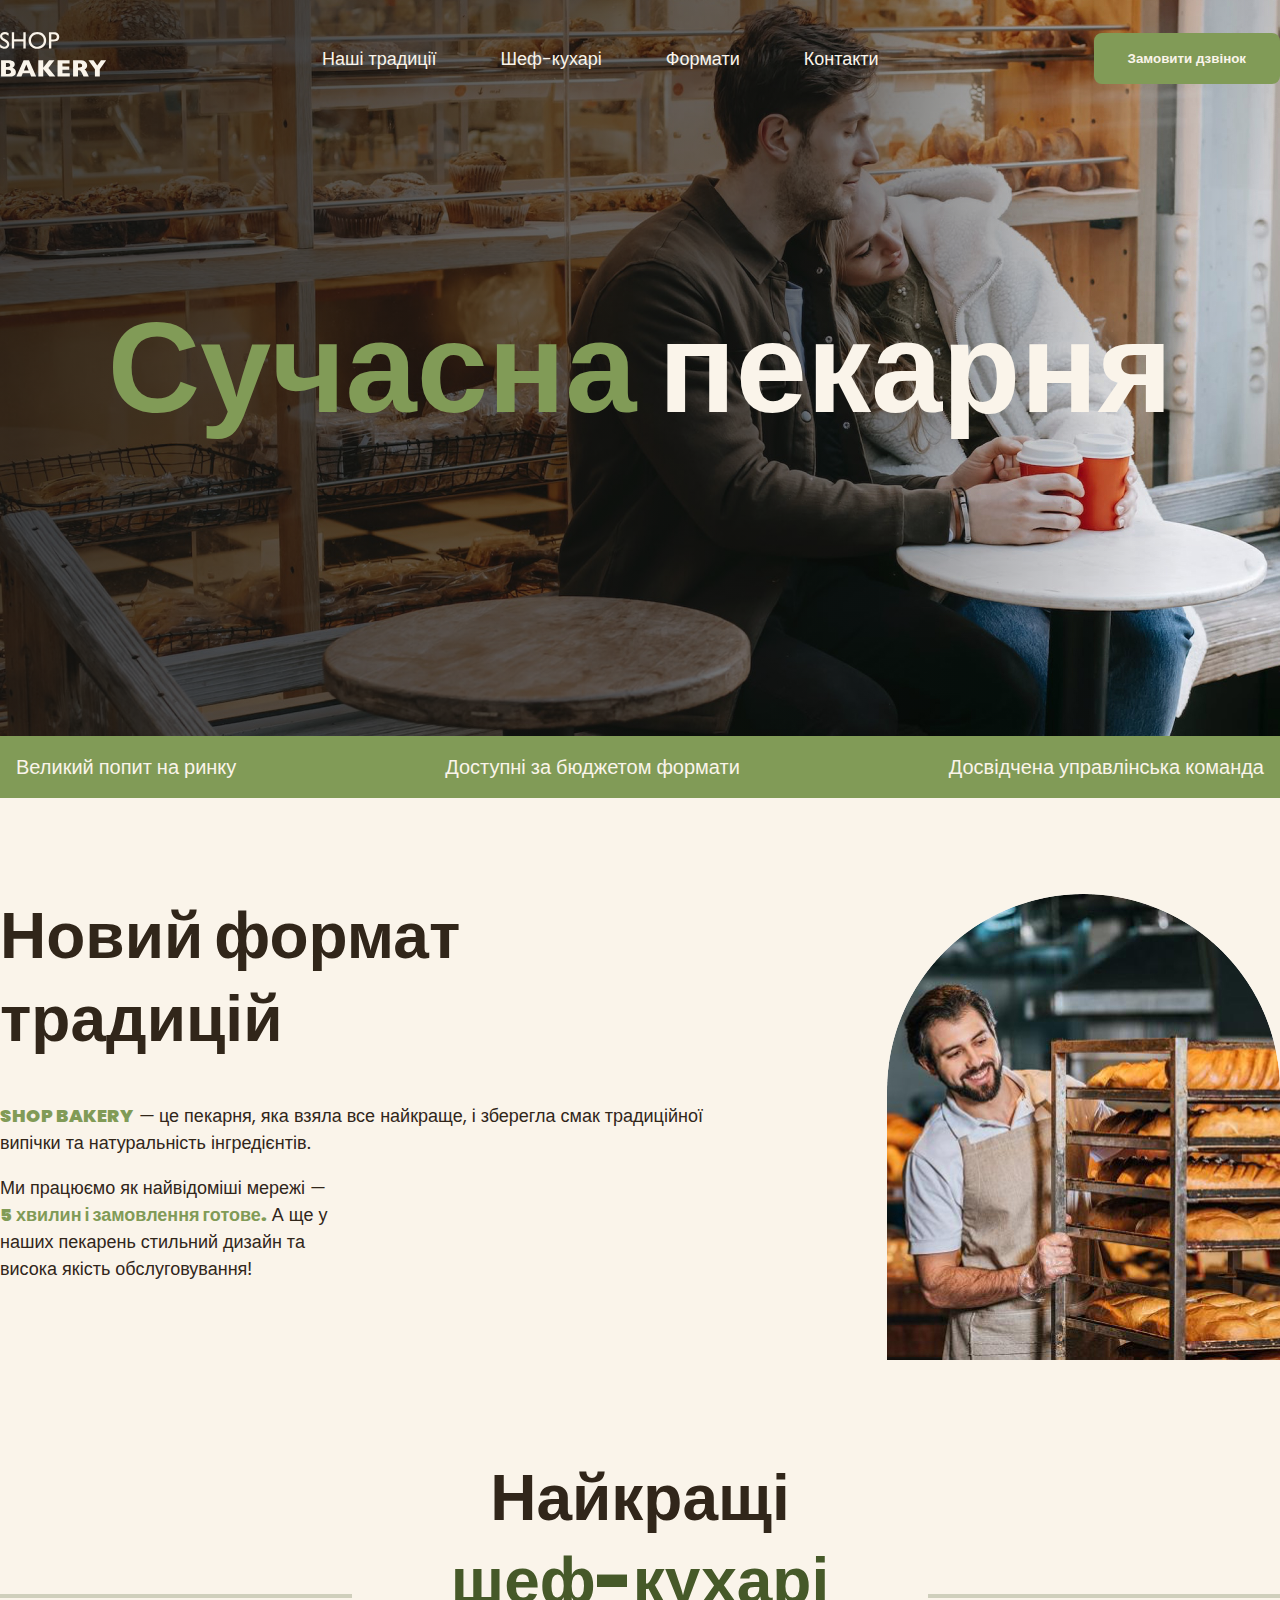
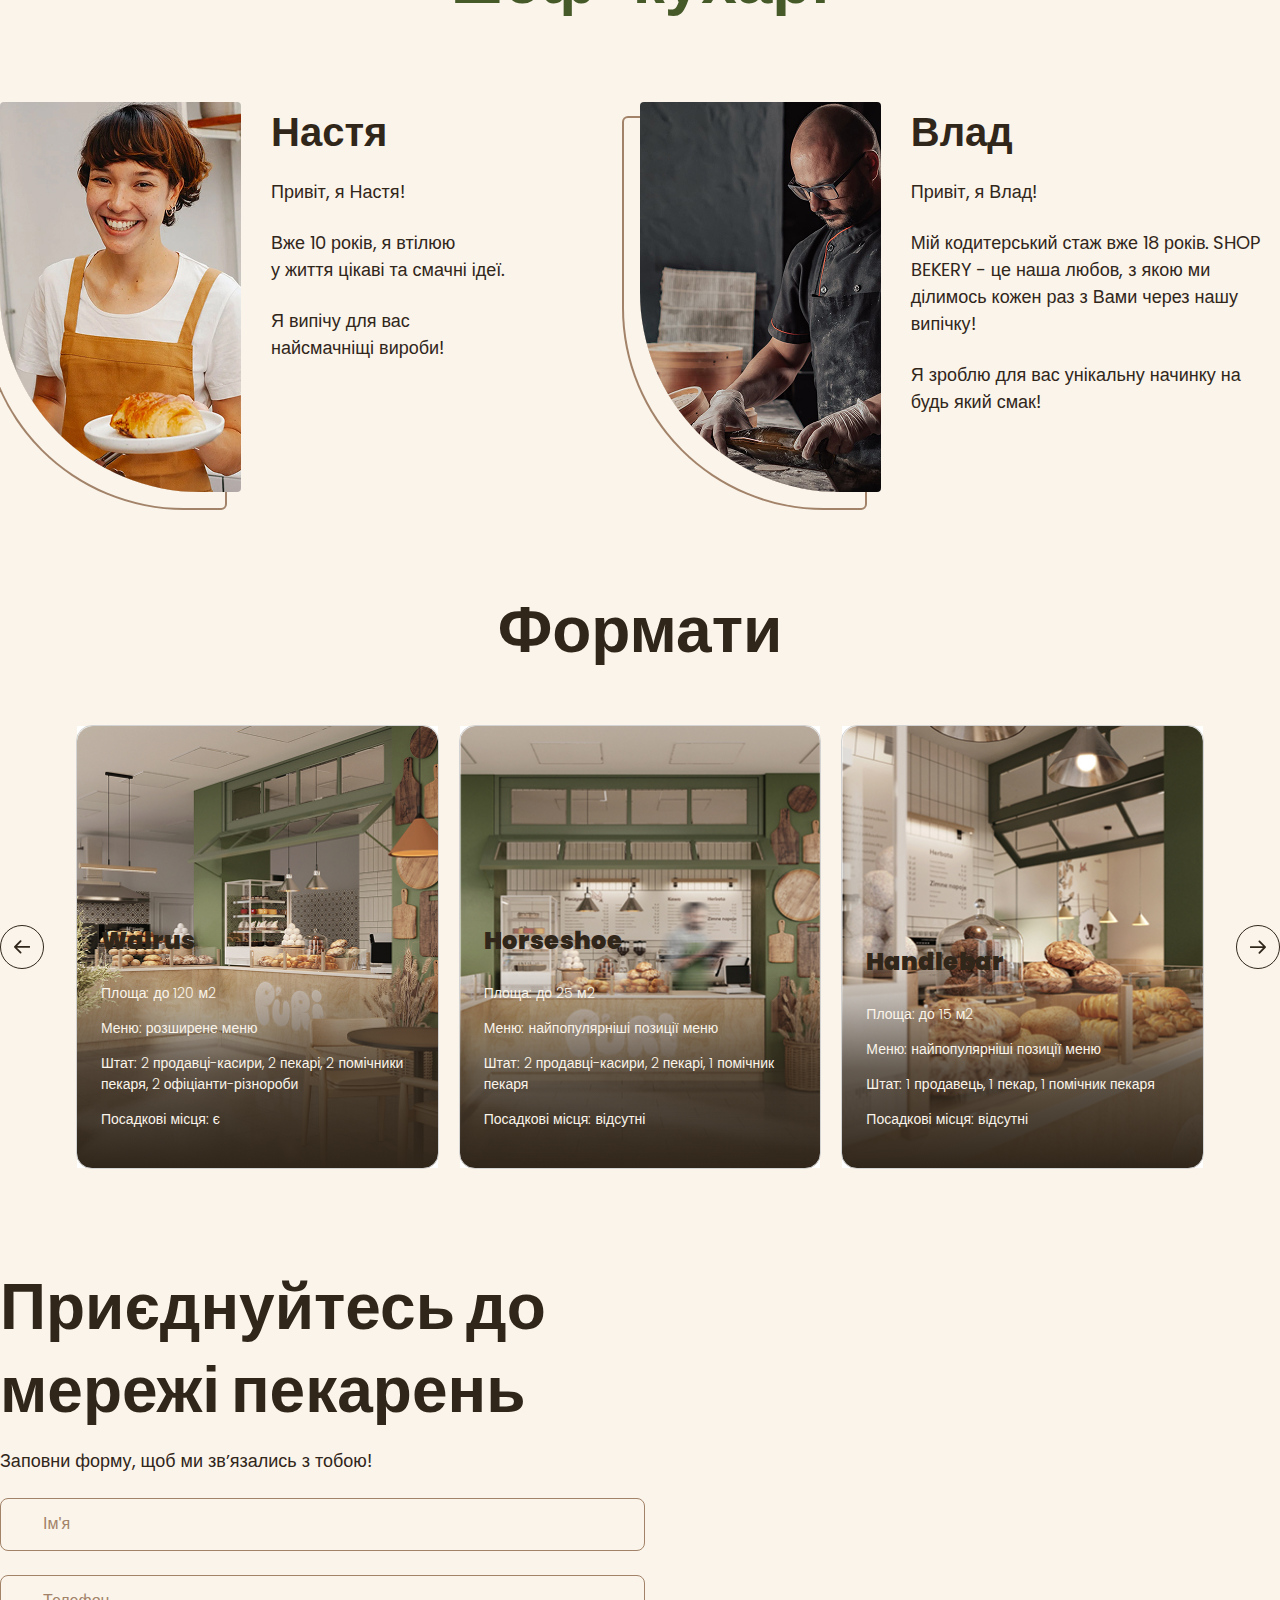
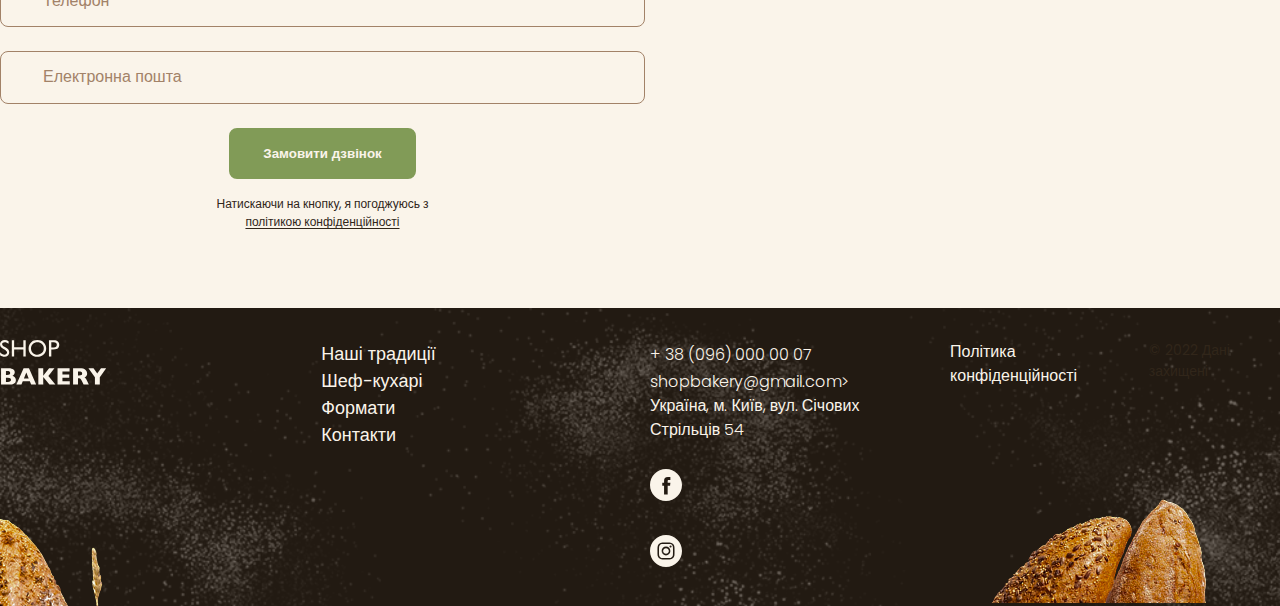
<file: index.html>
<!doctype html>
<html lang="uk">
  <head>
    <meta charset="UTF-8" />
    <meta http-equiv="X-UA-Compatible" content="IE=edge" />
    <meta name="viewport" content="width=device-width, initial-scale=1.0" />
    <title>Сучасна пекарня</title>

    <!-- Вбудування шрифта -->
    <!-- <link rel="preconnect" href="https://fonts.googleapis.com" />
    <link rel="preconnect" href="https://fonts.gstatic.com" crossorigin />
    <link
      href="https://fonts.googleapis.com/css2?family=Poppins:wght@300;400;600;900&display=swap"
      rel="stylesheet"
    /> -->

    <!-- Стилі -->
    <link rel="stylesheet" href="./css/main.min.css" />
  </head>
  <body>
    <header class="header">
      <div class="container">
        <div class="header__container">
          <nav class="header__nav">
            <a href="./index.html">
              <img src="./images/logo.svg" alt="Логотип сучасної пекарні" />
            </a>
            <ul class="header__menu">
              <li>
                <a class="link" href="#tradition-section">Наші традиції</a>
              </li>
              <li><a class="link" href="#chefs-section">Шеф-кухарі</a></li>
              <li><a class="link" href="#formats-section">Формати</a></li>
              <li><a class="link" href="#contact-section">Контакти</a></li>
            </ul>
          </nav>
          <button class="button modal-btn-open" type="button">
            Замовити дзвінок
          </button>
        </div>
      </div>
    </header>
    <main>
      <section class="hero-section">
        <div class="container">
          <h1 class="hero-section__title">
            <span class="text-brand">Сучасна </span>пекарня
          </h1>
        </div>
      </section>
      <section class="advantages-section">
        <div class="container">
          <h2 class="visually-hidden">Наші переваги</h2>
          <ul class="advantages-section__list">
            <li class="advantages-section__item">Великий попит на ринку</li>
            <li class="advantages-section__item">
              Доступні за бюджетом формати
            </li>
            <li class="advantages-section__item">
              Досвідчена управлінська команда
            </li>
          </ul>
        </div>
      </section>
      <section class="traditions-section section" id="traditions-section">
        <div class="container">
          <div class="traditions-section__container">
            <div class="traditions-section__content">
              <h2 class="traditions-section__title section__title">
                Новий формат традицій
              </h2>
              <p>
                <span class="text-brand text-bold text-uppercase"
                  >shop bakery</span
                >
                — це пекарня, яка взяла все найкраще, і зберегла смак
                традиційної випічки та натуральність інгредієнтів.
              </p>
              <p
                class="traditions-section__text traditions-section__text--limited"
              >
                Ми працюємо як найвідоміші мережі —
                <span class="text-brand text-bold"
                  >5 хвилин і замовлення готове.</span
                >
                А ще у наших пекарень стильний дизайн та висока якість
                обслуговування!
              </p>
            </div>
            <img
              class="traditions-section__image-baker"
              src="./images/baker-man.jpg"
              alt="Чоловік-пекар дивиться на батони з посмішкою"
            />
          </div>
        </div>
      </section>
      <section class="chefs-section section" id="chefs-section">
        <div class="container">
          <h2
            class="chefs-section__title section__title section__title--centered"
          >
            Найкращі <br />
            <span class="text-brand-dark">шеф-кухарі</span>
          </h2>
          <ul class="chefs-section__list">
            <li class="chefs-section__item">
              <article class="chef-card">
                <img
                  class="chef-card__photo"
                  src="./images/nastya-chef.jpg"
                  alt="Nastya shef"
                />
                <div>
                  <h3 class="chef-card__title">Настя</h3>

                  <p class="chef-card__text">Привіт, я Настя!</p>
                  <p class="chef-card__text">
                    Вже 10 років, я втілюю <br />у життя цікаві та смачні ідеї.
                  </p>
                  <p class="chef-card__text">
                    Я випічу для вас <br />найсмачніщі вироби!
                  </p>
                </div>
              </article>
            </li>
            <li>
              <article class="chef-card">
                <img
                  class="chef-card__photo"
                  src="./images/vlad-chef.jpg"
                  alt="Vlad shef"
                />
                <div>
                  <h3 class="chef-card__title">Влад</h3>
                  <p class="chef-card__text">Привіт, я Влад!</p>
                  <p class="chef-card__text">
                    Мій кодитерський стаж вже 18 років. SHOP BEKERY - це наша
                    любов, з якою ми ділимось кожен раз з Вами через нашу
                    випічку!
                  </p>
                  <p class="chef-card__text">
                    Я зроблю для вас унікальну начинку на будь який смак!
                  </p>
                </div>
              </article>
            </li>
          </ul>
        </div>
      </section>
      <section class="formats-section section" id="formats-section">
        <div class="container">
          <h2
            class="formats-section__title section__title section__title--centered"
          >
            Формати
          </h2>
          <div class="formats-section__container">
            <button class="carousel-button" type="button">
              <svg width="16" height="16">
                <use href="./images/icons.svg#icon-arrow"></use>
              </svg>
            </button>
            <ul class="formats-section__list">
              <li class="formats-section__item">
                <article class="format-card">
                  <img
                    class="format-card__image"
                    src="./images/walrus-format.jpg"
                    alt="Walrus format"
                  />
                  <h3 class="format-card__title" lang="en">Walrus</h3>
                  <div class="format-card__text">
                    <p>Площа: до 120 м2</p>
                    <p>Меню: розширене меню</p>
                    <p>
                      Штат: 2 продавці-касири, 2 пекарі, 2 помічники пекаря, 2
                      офіціанти-різнороби
                    </p>
                    <p>Посадкові місця: є</p>
                  </div>
                </article>
              </li>
              <li class="formats-section__item">
                <article class="format-card">
                  <img
                    class="format-card__image"
                    src="./images/horseshoe-format.jpg"
                    alt="Horseshoe"
                  />
                  <h3 class="format-card__title" lang="en">Horseshoe</h3>
                  <div class="format-card__text">
                    <p>Площа: до 25 м2</p>
                    <p>Меню: найпопулярніші позиції меню</p>
                    <p>Штат: 2 продавці-касири, 2 пекарі, 1 помічник пекаря</p>
                    <p>Посадкові місця: відсутні</p>
                  </div>
                </article>
              </li>
              <li class="formats-section__item">
                <article class="format-card">
                  <img
                    class="format-card__image"
                    src="./images/handlebar-format.jpg"
                    alt="Handlebar"
                  />
                  <h3 class="format-card__title" lang="en">Handlebar</h3>
                  <div class="format-card__text">
                    <p>Площа: до 15 м2</p>
                    <p>Меню: найпопулярніші позиції меню</p>
                    <p>Штат: 1 продавець, 1 пекар, 1 помічник пекаря</p>
                    <p>Посадкові місця: відсутні</p>
                  </div>
                </article>
              </li>
            </ul>
            <button class="carousel-button next" type="button">
              <svg width="16" height="16">
                <use href="./images/icons.svg#icon-arrow"></use>
              </svg>
            </button>
          </div>
        </div>
      </section>
      <section class="contact-section section" id="contact-section">
        <div class="container">
          <div class="contact-section__container">
            <div class="contact-section__form">
              <h2 class="contact-section__title section__title">
                Приєднуйтесь до мережі пекарень
              </h2>
              <p>Заповни форму, щоб ми звʼязались з тобою!</p>

              <!-- form -->
              <form name="contact-form" autocomplete="off">
                <div class="contact-section__form-field input">
                  <label class="input__label visually-hidden" for="user-name"
                    >Ім'я</label
                  >
                  <input
                    class="input__control"
                    type="text"
                    id="user-name"
                    name="user-name"
                    placeholder="Ім'я"
                  />
                </div>

                <div class="contact-section__form-field input">
                  <label class="input__label visually-hidden" for="user-tel"
                    >Телефон</label
                  >
                  <input
                    class="input__control"
                    type="tel"
                    id="user-tel"
                    name="user-tel"
                    placeholder="Телефон"
                  />
                </div>

                <div class="contact-section__form-field input">
                  <label class="input__label visually-hidden" for="user-email"
                    >Електронна пошта</label
                  >
                  <input
                    class="input__control"
                    type="email"
                    id="user-email"
                    name="user-email"
                    placeholder="Електронна пошта"
                  />
                </div>

                <button class="contact-section__button button" type="submit">
                  Замовити дзвінок
                </button>
                <p class="form-terms">
                  Натискаючи на кнопку, я погоджуюсь з
                  <a class="form-terms__link" href="#"
                    >політикою конфіденційності</a
                  >
                </p>
              </form>
            </div>
            <iframe
              class="contact-section__map"
              src="https://www.google.com/maps/embed?pb=!1m18!1m12!1m3!1d2540.163447029819!2d30.48870374129905!3d50.45668098703297!2m3!1f0!2f0!3f0!3m2!1i1024!2i768!4f13.1!3m3!1m2!1s0x40d4ce637c006b2d%3A0xaf86385f19996ff0!2z0LLRg9C70LjRhtGPINCh0ZbRh9C-0LLQuNGFINCh0YLRgNGW0LvRjNGG0ZbQsiwgNTQsINCa0LjRl9CyLCAwMjAwMA!5e0!3m2!1suk!2sua!4v1766417831208!5m2!1suk!2sua"
              width="603"
              height="595"
              allowfullscreen=""
              loading="lazy"
              referrerpolicy="no-referrer-when-downgrade"
            ></iframe>
          </div>
        </div>
      </section>
    </main>
    <footer class="footer">
      <div class="container">
        <div class="footer-container">
          <nav class="footer-nav">
            <div class="footer-logo">
              <a href="http://">
                <img src="./images/logo.svg" alt="Логотип сучасної пекарні" />
              </a>
            </div>
            <ul class="footer-menu">
              <li>
                <a class="link" href="#tradition-section">Наші традиції</a>
              </li>
              <li><a class="link" href="#chefs-section">Шеф-кухарі</a></li>
              <li><a class="link" href="#formats-section">Формати</a></li>
              <li><a class="link" href="#contact-section">Контакти</a></li>
            </ul>
          </nav>
          <address class="footer-address">
            <ul class="address-list">
              <li>
                <a class="address-link" href="tel:+380960000007"
                  >+ 38 (096) 000 00 07
                </a>
              </li>
              <li>
                <a class="address-link" href="mailto:shopbakery@gmail.com"
                  >shopbakery@gmail.com>
                </a>
              </li>
              <li>
                <a
                  class="address-link"
                  href="https://maps.app.goo.gl/o6rAAgD7UJ2nZMNs6"
                  target="_blank"
                  >Україна, м. Київ, вул. Січових Стрільців 54
                </a>
              </li>
              <li>
                <a href="http://"> </a>
              </li>
              <svg class="address-icon" width="32" height="32">
                <use href="./images/icons.svg#icon-facebook"></use>
              </svg>
              <li><a href="http://"></a></li>
              <svg class="address-icon" width="32" height="32">
                <use href="./images/icons.svg#icon-instagram"></use>
              </svg>
            </ul>
            <div class="address-info">
              <a class="address-link" href="http://" target="_blank"
                >Політика конфіденційності</a
              >
            </div>
            <p class="address-copyright">&copy; 2022 Дані захищені</p>
          </address>
        </div>
      </div>
    </footer>

    <div class="backdrop is-hidden">
      <div class="modal">
        <button class="modal__btn-close modal-btn-close" type="button">
          Close
        </button>
        <h2>Замовити дзвінок</h2>
        <p>Залишіть заявку та наш спеціаліст зв'яжеться з Вами</p>
        <form name="modal-form" autocomplete="off">
          <div class="modal__form-field input">
            <label class="input__label visually-hidden" for="user-name"
              >Ім'я</label
            >
            <input
              class="input__control"
              type="text"
              id="user-name"
              name="user-name"
              placeholder="Ім'я"
              minlength="2"
              maxlength="20"
              required
            />
          </div>

          <div class="modal__form-field input">
            <label class="input__label visually-hidden" for="user-tel"
              >Телефон</label
            >
            <input
              class="input__control"
              type="tel"
              id="user-tel"
              name="user-tel"
              placeholder="Телефон"
              pattern="^\+[0-9]{12}"
              required
            />
          </div>

          <div class="modal__form-field input">
            <label class="input__label visually-hidden" for="user-email"
              >Електронна пошта</label
            >
            <input
              class="input__control"
              type="email"
              id="user-email"
              name="user-email"
              placeholder="Електронна пошта"
              required
            />
          </div>

          <!-- <div class="checkbox">
            <input
              class="checkbox-input"
              type="checkbox"
              id="terms-conditions"
              name="terms-conditions"
            />
            <label class="checkbox-label" for="terms-conditions"
              >Я остаточно погоджуюсь з політикою конфіденційності</label
            >
          </div> -->

          <button class="modal__button button" type="submit">
            Замовити дзвінок
          </button>
          <p class="form-terms">
            Натискаючи на кнопку, я погоджуюсь з
            <a class="form-terms__link" href="#">політикою конфіденційності</a>
          </p>
        </form>
      </div>
    </div>

    <script src="./js/modal.js"></script>
  </body>
</html>
</file>
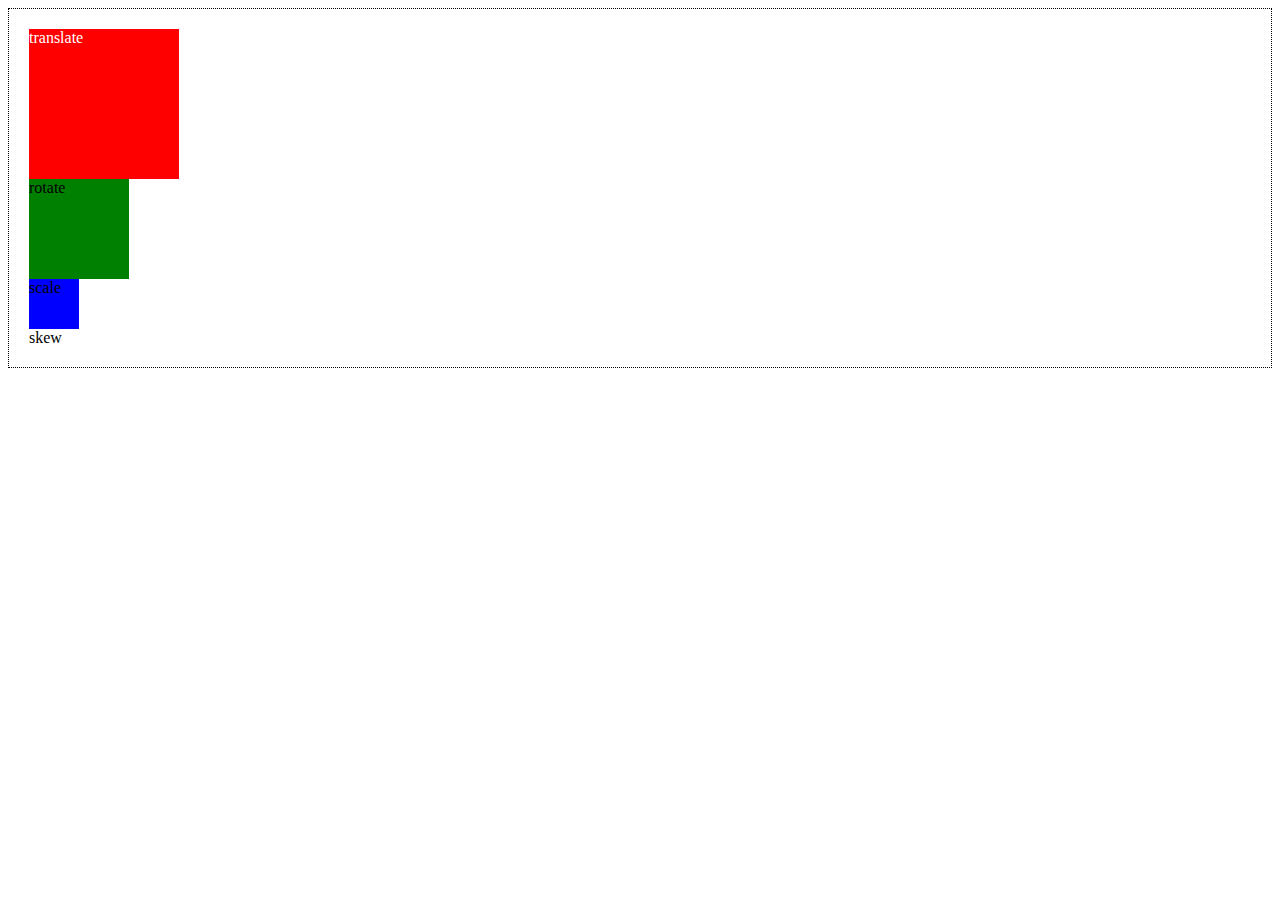
<file: test.html>
<!doctype html>
<html lang="en">
  <head>
    <meta charset="UTF-8" />
    <meta name="viewport" content="width=device-width, initial-scale=1.0" />
    <title>Test</title>
    <link rel="stylesheet" href="./css/test.css" />
  </head>
  <body>
    <div class="parent">
      <div class="item red">translate</div>
      <div class="item green">rotate</div>
      <div class="item blue">scale</div>
      <div class="item orange">skew</div>
      <!-- <div class="item">4</div> -->
      <!-- <div class="item">5</div>
      <div class="item">6</div>
      <div class="item">7</div>
      <div class="item">4</div>
      <div class="item">8</div> -->
    </div>
  </body>
</html>
</file>
<file: css/test.css>
* {
  box-sizing: border-box;
}

.parent {
  padding: 20px;
  border: 1px dotted black;
  /* display: flex; */
  /* flex-direction: row; */
  /* justify-content: center; */
  /* align-items: center;
  flex-wrap: wrap ; */
}

.item.red {
  /* flex-basis: 100px; */
  /* box-sizing: border-box; */

  /* display: inline-block; */
  width: 150px;
  height: 150px;
  background-color: red;
  color: white;
  overflow: auto;
  /* padding: 10px;
  border: 6px solid darkred;
  margin: 10px; */
}

.item.green {
  width: 100px;
  height: 100px;
  background-color: green;
}

.item.blue {
  width: 50px;
  height: 50px;
  background-color: blue;
}

.section-title {
  background-color: blueviolet;
  position: sticky;
  top: 0;
}
/* .item:nth-child(2) {
  flex-shrink: 0; */
/* flex-grow: 1; */
/* } */

/* .item:nth-child(3) {
  flex-grow: 2;
} */
/* margin-left: auto;
  margin-right: auto; */

/* margin: 0 auto; */

/* padding-top: 10px;
  border-bottom: 5px solid darkred;
  border-radius: 5px;
  margin: 10px; */

/* padding-top: 16px;
  padding-right: 42px;
  padding-bottom: 16px;
  padding-left: 42px;

  padding: 16px 42px; */
/* }

.box:last-child {
  background-color: gold;
}

.box:not(:first-child) {
  background-color: gold;
}

.box:nth-child(3),
.box:nth-child(4) {
  background-color: red;
}

.box:nth-child(odd) {
  background-color: fuchsia;
}

.box:nth-child(even) {
  background-color: blue;
}

.box:nth-child(n + 3) {
  background-color: rgb(14, 2, 4);
} */
</file>
<file: css/main.min.css>
@font-face{font-display:swap;font-family:"Poppins";font-weight:300;src:url("../fonts/poppins-v24-latin-300.woff2") format("woff2")}@font-face{font-display:swap;font-family:"Poppins";font-weight:400;src:url("../fonts/poppins-v24-latin-regular.woff2") format("woff2")}@font-face{font-display:swap;font-weight:600;src:url("../fonts/poppins-v24-latin-600.woff2") format("woff2")}@font-face{font-display:swap;font-family:"Poppins";font-weight:900;src:url("../fonts/poppins-v24-latin-900.woff2") format("woff2")}:root{--color-primary-dark: #31261a;--color-primary-light: #faf4ea;--color-seconary-dark: #a28268;--color-brand-normal: #819b57;--color-brand-dark: #465929;--color-brand-light: #cfcfbc}*,*::before,*::after{-webkit-box-sizing:border-box;box-sizing:border-box}body{color:var(--color-primary-dark);background-color:var(--color-primary-light);font-family:Poppins,sans-serif;font-size:18px;font-weight:400;line-height:1.5;margin:0}h1,h2,h3,h4,h5,h6,p{margin-top:0}a{display:inline-block}address{font-style:normal}ul{margin:0;padding:0;list-style-type:none}.text-brand{color:var(--color-brand-normal)}.text-brand-dark{color:var(--color-brand-dark)}.text-bold{font-weight:600}.text-uppercase{text-transform:uppercase}.visually-hidden{position:absolute;left:-10000px;top:auto;width:1px;height:1px;overflow:hidden}.button{padding:16px 32px;color:var(--color-primary-light);font-weight:600;background-color:var(--color-brand-normal);border:2px solid var(--color-brand-normal);border-radius:8px;cursor:pointer}.button:hover{color:#465929;background-color:rgba(0,0,0,0)}.carousel-button{display:-webkit-box;display:-ms-flexbox;display:flex;-webkit-box-align:center;-ms-flex-align:center;align-items:center;-webkit-box-pack:center;-ms-flex-pack:center;justify-content:center;-ms-flex-negative:0;flex-shrink:0;width:44px;height:44px;padding:0;fill:var(--color-primary-dark);background-color:rgba(0,0,0,0);border-radius:50%;border:1px solid var(--color-primary-dark);cursor:pointer}.carousel-button:hover{background-color:var(--color-primary-dark);fill:var(--color-primary-light)}.carousel-button.next{-webkit-transform:rotate(180deg);transform:rotate(180deg)}.chef-card{display:-webkit-box;display:-ms-flexbox;display:flex;gap:30px}.chef-card__photo{border-radius:4px 4px 4px 200px;-webkit-box-shadow:-16px 16px 0 0 var(--color-primary-light),-16px 16px 0 2px var(--color-seconary-dark);box-shadow:-16px 16px 0 0 var(--color-primary-light),-16px 16px 0 2px var(--color-seconary-dark)}.chef-card__title{margin-bottom:16px;font-size:40px;font-weight:600}.chef-card__text{margin-bottom:24px}.chef-card__text:last-child{margin-bottom:0}.format-card{position:relative;display:-webkit-box;display:-ms-flexbox;display:flex;-webkit-box-orient:vertical;-webkit-box-direction:normal;-ms-flex-direction:column;flex-direction:column;-webkit-box-pack:end;-ms-flex-pack:end;justify-content:flex-end;height:444px;padding:24px;background-image:-webkit-gradient(linear, left top, left bottom, color-stop(55.21%, rgba(49, 38, 26, 0)), color-stop(77.92%, rgba(49, 38, 26, 0.71)), to(var(--color-primary-dark)));background-image:linear-gradient(180deg, rgba(49, 38, 26, 0) 55.21%, rgba(49, 38, 26, 0.71) 77.92%, var(--color-primary-dark) 100%);border:1px solid #d3d3d3;border-radius:16px;-webkit-transition:-webkit-transform .3s;transition:-webkit-transform .3s;transition:transform .3s;transition:transform .3s, -webkit-transform .3s}.format-card:hover{-webkit-transform:scale(1.05);transform:scale(1.05)}.format-card__image{position:absolute;z-index:-1;top:0;left:0;width:100%;height:100%}.format-card__title{font-size:24px;font-weight:600}.format-card__text{font-size:14px;font-weight:300;color:var(--color-primary-light)}.link{color:var(--color-primary-light);text-decoration:none;-webkit-transition:color .3s;transition:color .3s}.link:hover{color:var(--color-brand-normal)}.input{position:relative}.input__label{position:absolute;top:16px;left:42px}.input__control{padding:16px 42px;width:100%;font-size:16px;line-height:1.17;color:var(--color-primary-dark);border:1px solid var(--color-seconary-dark);border-radius:8px;background-color:rgba(0,0,0,0)}.input__control:focus{border-color:var(--color-brand-normal);outline:none}.input__control::-webkit-input-placeholder{color:var(--color-seconary-dark);font-size:16px;line-height:1.17}.input__control::-moz-placeholder{color:var(--color-seconary-dark);font-size:16px;line-height:1.17}.input__control:-ms-input-placeholder{color:var(--color-seconary-dark);font-size:16px;line-height:1.17}.input__control::-ms-input-placeholder{color:var(--color-seconary-dark);font-size:16px;line-height:1.17}.input__control::placeholder{color:var(--color-seconary-dark);font-size:16px;line-height:1.17}.input__control:focus::-webkit-input-placeholder{color:var(--color-primary-dark)}.input__control:focus::-moz-placeholder{color:var(--color-primary-dark)}.input__control:focus:-ms-input-placeholder{color:var(--color-primary-dark)}.input__control:focus::-ms-input-placeholder{color:var(--color-primary-dark)}.input__control:focus::placeholder{color:var(--color-primary-dark)}.advantages-section{padding:16px;background-color:var(--color-brand-normal)}.advantages-section__list{display:-webkit-box;display:-ms-flexbox;display:flex;-webkit-box-pack:justify;-ms-flex-pack:justify;justify-content:space-between;gap:40px}.advantages-section__item{color:var(--color-primary-light);font-size:20px;font-weight:300}.chefs-section__title{position:relative;margin:0 auto 80px}.chefs-section__title::after,.chefs-section__title::before{position:absolute;bottom:24px;width:352px;border:2px solid var(--color-brand-light);content:""}.chefs-section__title::before{left:0}.chefs-section__title::after{right:0}.chefs-section__list{display:-webkit-box;display:-ms-flexbox;display:flex;-webkit-box-flex:wrap;-ms-flex-positive:wrap;flex-grow:wrap;gap:40px 30px}.chefs-section__item{-ms-flex-preferred-size:calc(100% - 15px);flex-basis:calc(100% - 15px)}.contact-section{padding-bottom:96px}.contact-section__container{display:-webkit-box;display:-ms-flexbox;display:flex;gap:32px}.contact-section__title{margin-bottom:16px}.contact-section__form-field{margin-top:24px}.contact-section__button{display:block;margin:24px auto 16px}.contact-section__map{-ms-flex-negative:0;flex-shrink:0;border:none;border-radius:16px}.container{width:100%;max-width:1288px;margin:0 auto}.footer{padding:32px 0;position:relative;background-color:var(--color-primary-dark);background-image:url("../images/footer-background.png");background-repeat:no-repeat;background-size:cover;background-position:center}.footer::before,.footer::after{position:absolute;bottom:0;background-repeat:no-repeat;content:""}.footer::before{width:180px;height:120px;left:0;background-image:url(../images/decor-bread-small.png)}.footer::after{width:380px;height:190px;right:0;background-image:url(../images/decor-bread-large.png)}.footer-container{display:-webkit-box;display:-ms-flexbox;display:flex;gap:20px}.footer-nav,.footer-address{display:-webkit-box;display:-ms-flexbox;display:flex;-ms-flex-preferred-size:50%;flex-basis:50%;gap:20px}.footer-logo,.footer-menu{-webkit-box-flex:1;-ms-flex-positive:1;flex-grow:1}.address-list,.address-info{-webkit-box-flex:1;-ms-flex-positive:1;flex-grow:1}.address-link{color:var(--color-primary-light);font-size:16px;font-weight:300;text-decoration:none}.address-link:hover{color:var(--color-brand-normal);font-size:16px;font-weight:300}.address-icon{fill:var(--color-primary-light)}.address-icon:hover{fill:var(--color-brand-normal)}.address-copyright{font-size:14px}.form-terms{margin:0 auto;max-width:220px;font-weight:500;font-size:12px;line-height:1.5;text-align:center}.form-terms__link{color:var(--color-primary-dark);text-underline-offset:2px}.formats-section__container{display:-webkit-box;display:-ms-flexbox;display:flex;-webkit-box-align:center;-ms-flex-align:center;align-items:center;gap:32px}.formats-section__item{-ms-flex-preferred-size:calc((100% - 40px)/3);flex-basis:calc((100% - 40px)/3)}.formats-section__list{display:-webkit-box;display:-ms-flexbox;display:flex;-ms-flex-wrap:wrap;flex-wrap:wrap;gap:20px}.header{position:absolute;top:0;left:0;width:100%;padding-top:32px}.header__container{display:-webkit-box;display:-ms-flexbox;display:flex;-webkit-box-align:center;-ms-flex-align:center;align-items:center;gap:40px}.header__nav{display:-webkit-box;display:-ms-flexbox;display:flex;-webkit-box-align:center;-ms-flex-align:center;align-items:center;-webkit-box-flex:1;-ms-flex-positive:1;flex-grow:1;gap:40px}.header__menu{display:-webkit-box;display:-ms-flexbox;display:flex;gap:64px;-webkit-box-flex:1;-ms-flex-positive:1;flex-grow:1;-webkit-box-pack:center;-ms-flex-pack:center;justify-content:center}.hero-section{padding:272px 0;background-image:linear-gradient(102.76deg, rgba(18, 18, 17, 0.78) 2.03%, rgba(18, 18, 17, 0.6) 58.46%, rgba(18, 18, 17, 0) 90.36%),url("../images/hero-section-background.jpg");background-repeat:no-repeat;background-position:center top;background-size:cover}.hero-section__title{margin-bottom:0;color:var(--color-primary-light);text-align:center;font-size:128px;font-weight:900}.backdrop{position:fixed;top:0;left:0;right:0;bottom:0;display:-webkit-box;display:-ms-flexbox;display:flex;-webkit-box-align:center;-ms-flex-align:center;align-items:center;-webkit-box-pack:center;-ms-flex-pack:center;justify-content:center;padding:20px 0;background-color:rgba(0,0,0,.5);-webkit-transition:opacity .3s,visibility .3s;transition:opacity .3s,visibility .3s}.backdrop.is-hidden{opacity:0;visibility:hidden;pointer-events:none}.modal{position:relative;width:100%;max-width:880px;height:100%;max-height:880px;padding:128px;background-color:var(--color-brand-light);border-radius:32px;overflow-y:auto}.modal__btn-close{position:absolute;top:40px;right:40px}.modal__form-field{margin-bottom:32px}.modal__button{display:block;margin:0px auto 24px}.section{padding:48px 0}.section__title{font-size:64px;font-weight:900;line-height:1.3}.section__title--centered{text-align:center}.traditions-section{padding-top:96px}.traditions-section__container{display:-webkit-box;display:-ms-flexbox;display:flex;-webkit-box-pack:justify;-ms-flex-pack:justify;justify-content:space-between;gap:40px}.traditions-section__content{max-width:710px}.traditions-section__title{margin-bottom:42px}.traditions-section__text--limited{max-width:340px}.traditions-section__image-baker{border-radius:500px 500px 0px 0px}/*# sourceMappingURL=main.min.css.map */
</file>
